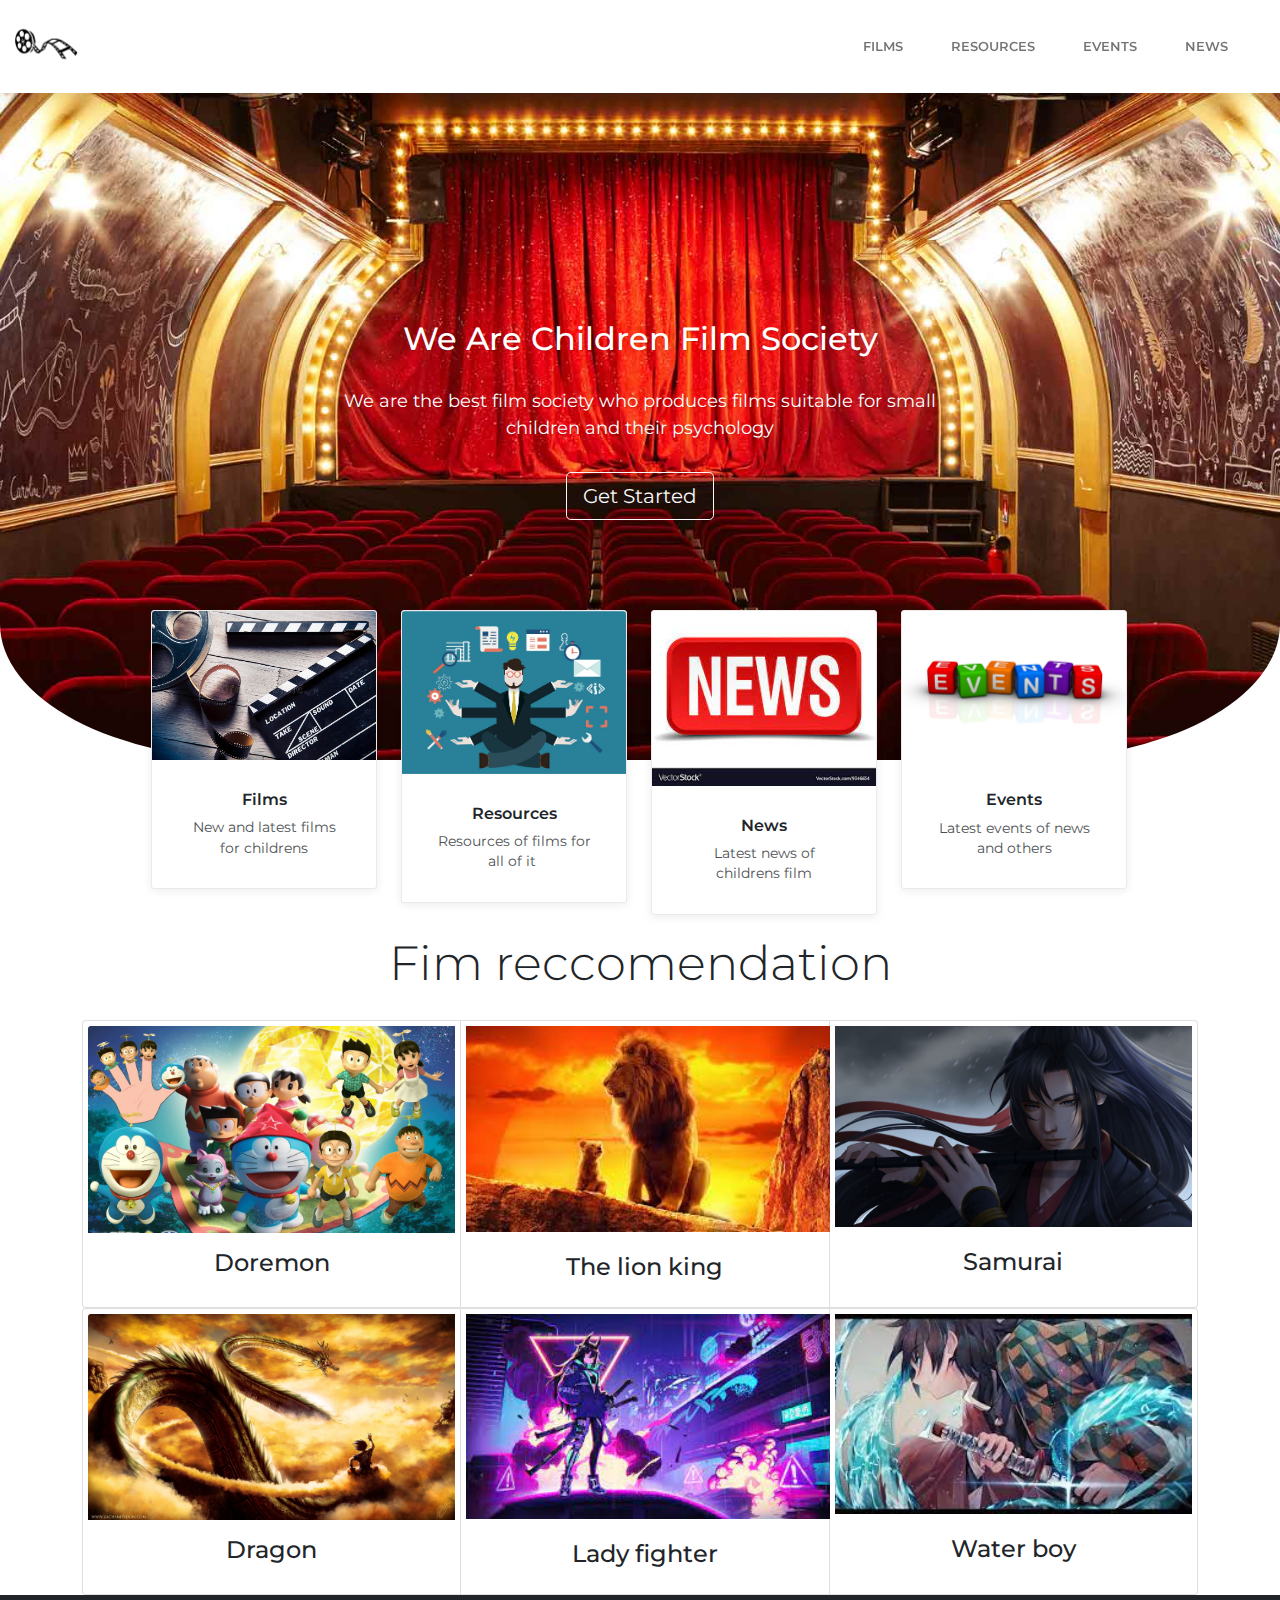
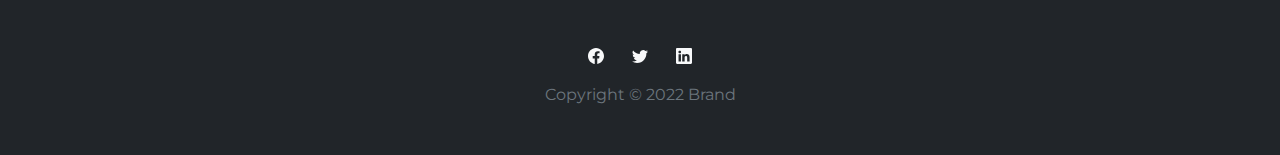
<file: index.html>
<!DOCTYPE html>
<html>

<head>
    <meta charset="utf-8">
    <meta name="viewport" content="width=device-width, initial-scale=1.0, shrink-to-fit=no">
    <title>Childrens Film</title>
    <link rel="stylesheet" href="assets/bootstrap/css/bootstrap.min.css">
    <link rel="stylesheet" href="assets/css/other-style.css">
</head>

<body>
    <nav class="navbar navbar-light navbar-expand-md fixed-top bg-white clean-navbar">
        <div class="container-fluid"><img src="assets/img/site-logo.png" height="55px"><button data-bs-toggle="collapse" class="navbar-toggler" data-bs-target="#navcol-1"><span class="visually-hidden">Toggle navigation</span><span class="navbar-toggler-icon"></span></button>
            <div class="collapse navbar-collapse text-center" id="navcol-1">
                <ul class="navbar-nav ms-auto">
                    <li class="nav-item"><a class="nav-link" href="films.html">Films</a></li>
                    <li class="nav-item"><a class="nav-link" href="resources.html">Resources</a></li>
                    <li class="nav-item"><a class="nav-link" href="events.html">Events</a></li>
                    <li class="nav-item"><a class="nav-link" href="news.html">News</a></li>
                </ul>
            </div>
        </div>
    </nav>
    <main class="page landing-page">
        <section class="clean-block clean-hero" style="color: transparent;background: url(&quot;assets/img/thre.jpg&quot;) no-repeat;background-size: cover;">
            <div class="text">
                <h2>We Are Children Film Society</h2>
                <p>We are the best film society who produces films suitable for small children and their psychology</p><button class="btn btn-outline-light btn-lg" type="button">Get Started</button>
            </div>
        </section>
        <section class="clean-block about-us" style="height: 1112.91px;">
            <div class="container">
                <div class="row row_index justify-content-center" style="transform: translate(-1px);margin: -150px 0 0 0;">
                    <div class="col-sm-6 col-lg-4" style="width: 250px;">
                        <div class="card text-center clean-card"><img class="card-img-top w-100 d-block" src="assets/img/films.jpg">
                            <div class="card-body info">
                                <h4 class="card-title">Films</h4>
                                <p class="card-text">New and latest films for childrens</p>
                            </div>
                        </div>
                    </div>
                    <div class="col-sm-6 col-lg-4" style="width: 250px;">
                        <div class="card text-center clean-card"><img class="card-img-top w-100 d-block" src="assets/img/resources.jpg">
                            <div class="card-body info">
                                <h4 class="card-title">Resources</h4>
                                <p class="card-text">Resources of films for all of it&nbsp;</p>
                            </div>
                        </div>
                    </div>
                    <div class="col-sm-6 col-lg-4" style="width: 250px;">
                        <div class="card text-center clean-card"><img class="card-img-top w-100 d-block" src="assets/img/news.jpg">
                            <div class="card-body info">
                                <h4 class="card-title">News</h4>
                                <p class="card-text">Latest news of childrens film</p>
                            </div>
                        </div>
                    </div>
                    <div class="col-sm-6 col-lg-4" style="width: 250px;">
                        <div class="card text-center clean-card"><img class="card-img-top w-100 d-block" src="assets/img/events.jpg">
                            <div class="card-body info">
                                <h4 class="card-title">Events</h4>
                                <p class="card-text">Latest events of news and others</p>
                            </div>
                        </div>
                    </div>
                </div>
                <h1 class="display-5 text-center" style="padding: 20px;">Fim reccomendation</h1>
                <div class="card-group" style="margin: 0;">
                    <div class="card" style="padding: 5px;"><img class="card-img-top w-100 d-block" src="assets/img/doremon.jpg">
                        <div class="card-body">
                            <h4 class="card-title" style="text-align: center;">Doremon</h4>
                        </div>
                    </div>
                    <div class="card"><img class="card-img-top w-100 d-block" src="assets/img/lion.jpg" style="margin: 5px;">
                        <div class="card-body" style="text-align: center;">
                            <h4 class="card-title">The lion king</h4>
                        </div>
                    </div>
                    <div class="card"><img class="card-img-top w-100 d-block" src="assets/img/samuraju.jpg" style="padding: 5px;">
                        <div class="card-body">
                            <h4 class="card-title" style="text-align: center;">Samurai</h4>
                        </div>
                    </div>
                </div>
                <div class="card-group" style="padding: 0;">
                    <div class="card" style="padding: 5px;"><img class="card-img-top w-100 d-block" src="assets/img/dragon.jpg">
                        <div class="card-body">
                            <h4 class="card-title" style="text-align: center;">Dragon</h4>
                        </div>
                    </div>
                    <div class="card"><img class="card-img-top w-100 d-block" src="assets/img/image.jpg" style="margin: 5px;">
                        <div class="card-body">
                            <h4 class="card-title" style="text-align: center;">Lady fighter</h4>
                        </div>
                    </div>
                    <div class="card"><img class="card-img-top w-100 d-block" src="assets/img/something.jpg" style="padding: 5px;">
                        <div class="card-body">
                            <h4 class="card-title" style="text-align: center;">Water boy</h4>
                        </div>
                    </div>
                </div>
            </div>
            <footer class="text-center bg-dark">
                <div class="container text-white py-4 py-lg-5">
                    <ul class="list-inline">
                        <li class="list-inline-item me-4"><svg xmlns="http://www.w3.org/2000/svg" width="1em" height="1em" fill="currentColor" viewBox="0 0 16 16" class="bi bi-facebook text-light">
                                <path d="M16 8.049c0-4.446-3.582-8.05-8-8.05C3.58 0-.002 3.603-.002 8.05c0 4.017 2.926 7.347 6.75 7.951v-5.625h-2.03V8.05H6.75V6.275c0-2.017 1.195-3.131 3.022-3.131.876 0 1.791.157 1.791.157v1.98h-1.009c-.993 0-1.303.621-1.303 1.258v1.51h2.218l-.354 2.326H9.25V16c3.824-.604 6.75-3.934 6.75-7.951z"></path>
                            </svg></li>
                        <li class="list-inline-item me-4"><svg xmlns="http://www.w3.org/2000/svg" width="1em" height="1em" fill="currentColor" viewBox="0 0 16 16" class="bi bi-twitter text-light">
                                <path d="M5.026 15c6.038 0 9.341-5.003 9.341-9.334 0-.14 0-.282-.006-.422A6.685 6.685 0 0 0 16 3.542a6.658 6.658 0 0 1-1.889.518 3.301 3.301 0 0 0 1.447-1.817 6.533 6.533 0 0 1-2.087.793A3.286 3.286 0 0 0 7.875 6.03a9.325 9.325 0 0 1-6.767-3.429 3.289 3.289 0 0 0 1.018 4.382A3.323 3.323 0 0 1 .64 6.575v.045a3.288 3.288 0 0 0 2.632 3.218 3.203 3.203 0 0 1-.865.115 3.23 3.23 0 0 1-.614-.057 3.283 3.283 0 0 0 3.067 2.277A6.588 6.588 0 0 1 .78 13.58a6.32 6.32 0 0 1-.78-.045A9.344 9.344 0 0 0 5.026 15z"></path>
                            </svg></li>
                        <li class="list-inline-item"><svg xmlns="http://www.w3.org/2000/svg" width="1em" height="1em" fill="currentColor" viewBox="0 0 16 16" class="bi bi-linkedin text-light">
                                <path d="M0 1.146C0 .513.526 0 1.175 0h13.65C15.474 0 16 .513 16 1.146v13.708c0 .633-.526 1.146-1.175 1.146H1.175C.526 16 0 15.487 0 14.854V1.146zm4.943 12.248V6.169H2.542v7.225h2.401zm-1.2-8.212c.837 0 1.358-.554 1.358-1.248-.015-.709-.52-1.248-1.342-1.248-.822 0-1.359.54-1.359 1.248 0 .694.521 1.248 1.327 1.248h.016zm4.908 8.212V9.359c0-.216.016-.432.08-.586.173-.431.568-.878 1.232-.878.869 0 1.216.662 1.216 1.634v3.865h2.401V9.25c0-2.22-1.184-3.252-2.764-3.252-1.274 0-1.845.7-2.165 1.193v.025h-.016a5.54 5.54 0 0 1 .016-.025V6.169h-2.4c.03.678 0 7.225 0 7.225h2.4z"></path>
                            </svg></li>
                    </ul>
                    <p class="text-muted mb-0">Copyright © 2022 Brand</p>
                </div>
            </footer>
        </section>
    </main>
    <script src="assets/bootstrap/js/bootstrap.min.js"></script>

</body>

</html>
</file>
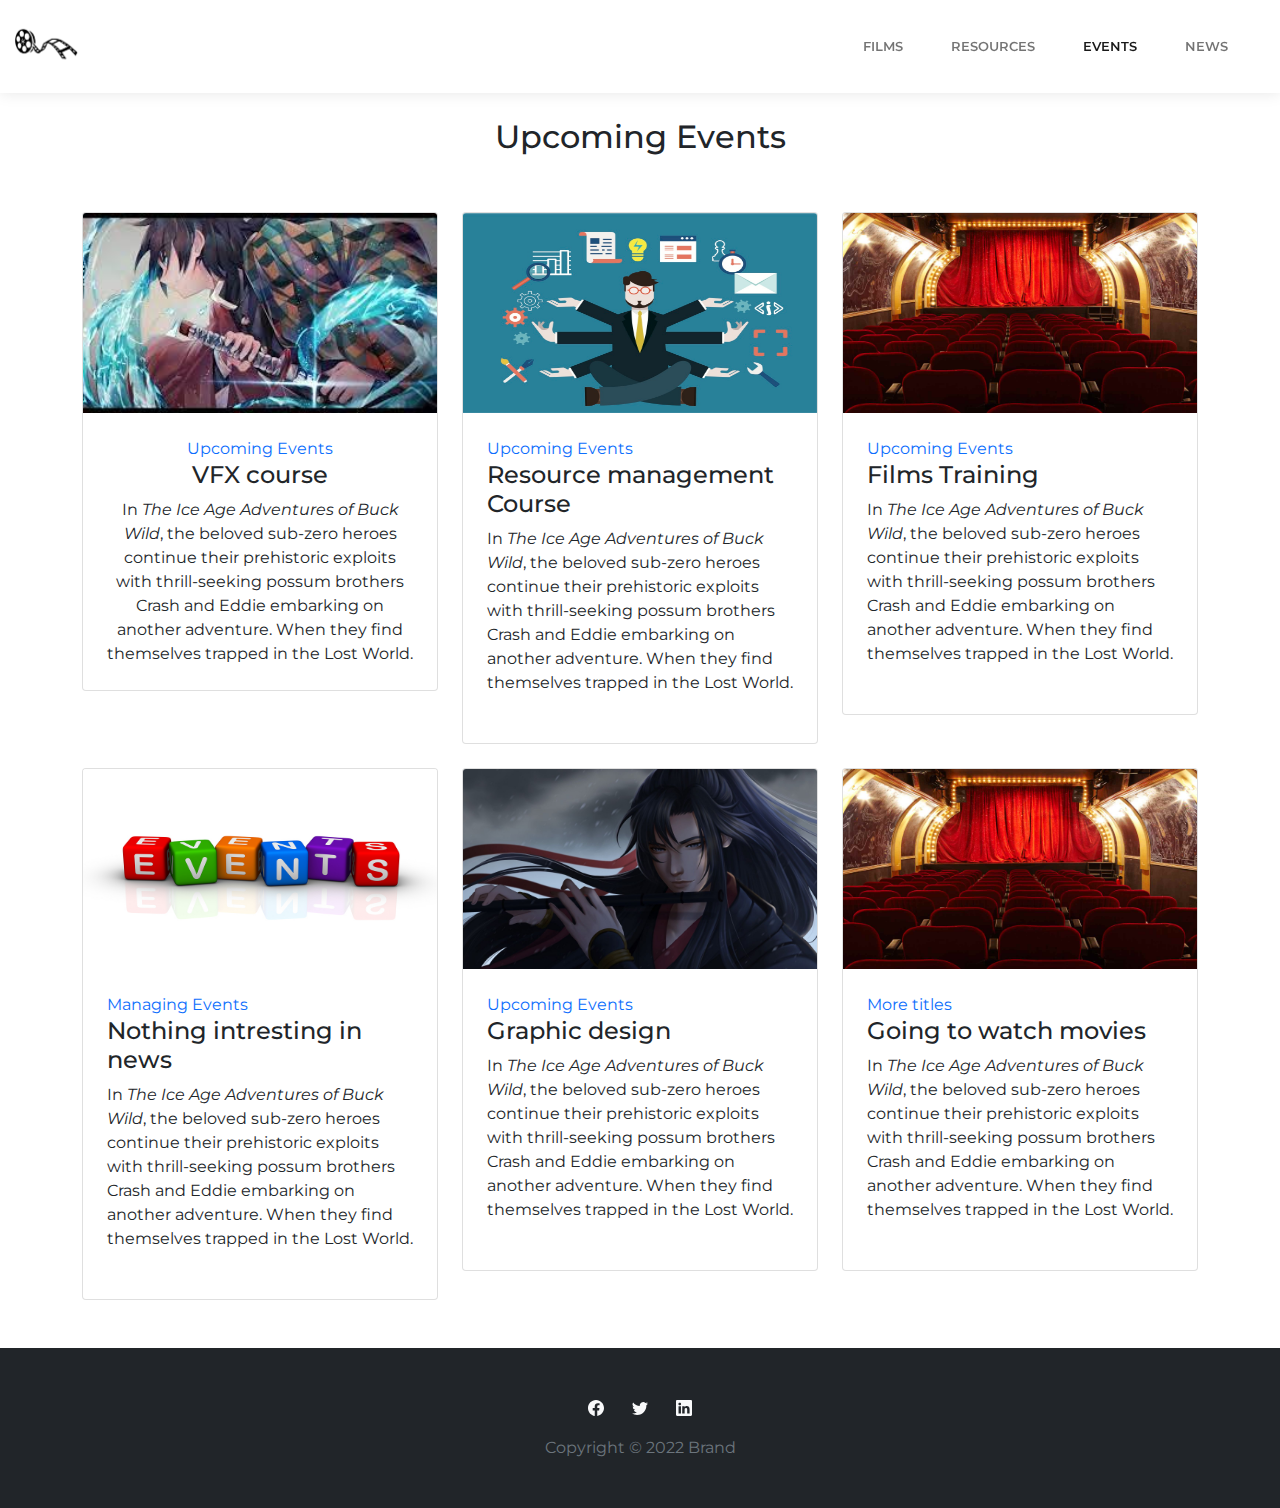
<file: events.html>
<!DOCTYPE html>
<html>

<head>
    <meta charset="utf-8">
    <meta name="viewport" content="width=device-width, initial-scale=1.0, shrink-to-fit=no">
    <title>Events</title>
    <link rel="stylesheet" href="assets/bootstrap/css/bootstrap.min.css">
    <link rel="stylesheet" href="assets/css/other-style.css">
</head>

<body>
    <nav class="navbar navbar-light navbar-expand-md fixed-top bg-white clean-navbar">
        <div class="container-fluid"><img src="assets/img/site-logo.png" height="55px"><button data-bs-toggle="collapse" class="navbar-toggler" data-bs-target="#navcol-1"><span class="visually-hidden">Toggle navigation</span><span class="navbar-toggler-icon"></span></button>
            <div class="collapse navbar-collapse text-center" id="navcol-1">
                <ul class="navbar-nav ms-auto">
                    <li class="nav-item"><a class="nav-link" href="films.html">Films</a></li>
                    <li class="nav-item"><a class="nav-link" href="resources.html">Resources</a></li>
                    <li class="nav-item"><a class="nav-link active" href="events.html">Events</a></li>
                    <li class="nav-item"><a class="nav-link" href="news.html">News</a></li>
                </ul>
            </div>
        </div>
    </nav>
<body>
    <div class="container py-4 py-xl-5" style="margin-top: 70px;">
        <div class="row mb-5">
            <div class="col-md-8 col-xl-6 text-center mx-auto">
                <h2>Upcoming Events</h2>
            </div>
        </div>
        <div class="row gy-4 row-cols-1 row-cols-md-2 row-cols-xl-3">
            <div class="col">
                <div class="card"><img class="card-img-top w-100 d-block fit-cover" style="height: 200px;" src="assets/img/something.jpg">
                    <div class="card-body text-center p-4">
                        <p class="text-primary card-text mb-0">Upcoming Events</p>
                        <h4 class="card-title">VFX course</h4>
                        <p class="card-text">In&nbsp;<em>The Ice Age Adventures of Buck Wild</em>, the beloved sub-zero heroes continue their prehistoric exploits with thrill-seeking possum brothers Crash and Eddie embarking on another adventure. When they find themselves trapped in the Lost World.<br></p>
                    </div>
                </div>
            </div>
            <div class="col">
                <div class="card"><img class="card-img-top w-100 d-block fit-cover" style="height: 200px;" src="assets/img/resources.jpg">
                    <div class="card-body p-4">
                        <p class="text-primary card-text mb-0">Upcoming Events</p>
                        <h4 class="card-title">Resource management Course</h4>
                        <p class="card-text">In&nbsp;<em>The Ice Age Adventures of Buck Wild</em>, the beloved sub-zero heroes continue their prehistoric exploits with thrill-seeking possum brothers Crash and Eddie embarking on another adventure. When they find themselves trapped in the Lost World.<br><br></p>
                    </div>
                </div>
            </div>
            <div class="col">
                <div class="card"><img class="card-img-top w-100 d-block fit-cover" style="height: 200px;" src="assets/img/thre.jpg">
                    <div class="card-body p-4">
                        <p class="text-primary card-text mb-0">Upcoming Events</p>
                        <h4 class="card-title">Films Training</h4>
                        <p class="card-text">In&nbsp;<em>The Ice Age Adventures of Buck Wild</em>, the beloved sub-zero heroes continue their prehistoric exploits with thrill-seeking possum brothers Crash and Eddie embarking on another adventure. When they find themselves trapped in the Lost World.<br><br></p>
                    </div>
                </div>
            </div>
            <div class="col">
                <div class="card"><img class="card-img-top w-100 d-block fit-cover" style="height: 200px;" src="assets/img/events.jpg">
                    <div class="card-body p-4">
                        <p class="text-primary card-text mb-0">Managing Events</p>
                        <h4 class="card-title">Nothing intresting in news</h4>
                        <p class="card-text">In&nbsp;<em>The Ice Age Adventures of Buck Wild</em>, the beloved sub-zero heroes continue their prehistoric exploits with thrill-seeking possum brothers Crash and Eddie embarking on another adventure. When they find themselves trapped in the Lost World.<br><br></p>
                    </div>
                </div>
            </div>
            <div class="col">
                <div class="card"><img class="card-img-top w-100 d-block fit-cover" style="height: 200px;" src="assets/img/samuraju.jpg">
                    <div class="card-body p-4">
                        <p class="text-primary card-text mb-0">Upcoming Events</p>
                        <h4 class="card-title">Graphic design</h4>
                        <p class="card-text">In&nbsp;<em>The Ice Age Adventures of Buck Wild</em>, the beloved sub-zero heroes continue their prehistoric exploits with thrill-seeking possum brothers Crash and Eddie embarking on another adventure. When they find themselves trapped in the Lost World.<br><br></p>
                    </div>
                </div>
            </div>
            <div class="col">
                <div class="card"><img class="card-img-top w-100 d-block fit-cover" style="height: 200px;" src="assets/img/thre.jpg">
                    <div class="card-body p-4">
                        <p class="text-primary card-text mb-0">More titles</p>
                        <h4 class="card-title">Going to watch movies</h4>
                        <p class="card-text">In&nbsp;<em>The Ice Age Adventures of Buck Wild</em>, the beloved sub-zero heroes continue their prehistoric exploits with thrill-seeking possum brothers Crash and Eddie embarking on another adventure. When they find themselves trapped in the Lost World.<br><br></p>
                    </div>
                </div>
            </div>
        </div>
    </div>
    <footer class="text-center bg-dark">
        <div class="container text-white py-4 py-lg-5">
            <ul class="list-inline">
                <li class="list-inline-item me-4"><svg xmlns="http://www.w3.org/2000/svg" width="1em" height="1em" fill="currentColor" viewBox="0 0 16 16" class="bi bi-facebook text-light">
                        <path d="M16 8.049c0-4.446-3.582-8.05-8-8.05C3.58 0-.002 3.603-.002 8.05c0 4.017 2.926 7.347 6.75 7.951v-5.625h-2.03V8.05H6.75V6.275c0-2.017 1.195-3.131 3.022-3.131.876 0 1.791.157 1.791.157v1.98h-1.009c-.993 0-1.303.621-1.303 1.258v1.51h2.218l-.354 2.326H9.25V16c3.824-.604 6.75-3.934 6.75-7.951z"></path>
                    </svg></li>
                <li class="list-inline-item me-4"><svg xmlns="http://www.w3.org/2000/svg" width="1em" height="1em" fill="currentColor" viewBox="0 0 16 16" class="bi bi-twitter text-light">
                        <path d="M5.026 15c6.038 0 9.341-5.003 9.341-9.334 0-.14 0-.282-.006-.422A6.685 6.685 0 0 0 16 3.542a6.658 6.658 0 0 1-1.889.518 3.301 3.301 0 0 0 1.447-1.817 6.533 6.533 0 0 1-2.087.793A3.286 3.286 0 0 0 7.875 6.03a9.325 9.325 0 0 1-6.767-3.429 3.289 3.289 0 0 0 1.018 4.382A3.323 3.323 0 0 1 .64 6.575v.045a3.288 3.288 0 0 0 2.632 3.218 3.203 3.203 0 0 1-.865.115 3.23 3.23 0 0 1-.614-.057 3.283 3.283 0 0 0 3.067 2.277A6.588 6.588 0 0 1 .78 13.58a6.32 6.32 0 0 1-.78-.045A9.344 9.344 0 0 0 5.026 15z"></path>
                    </svg></li>
                <li class="list-inline-item"><svg xmlns="http://www.w3.org/2000/svg" width="1em" height="1em" fill="currentColor" viewBox="0 0 16 16" class="bi bi-linkedin text-light">
                        <path d="M0 1.146C0 .513.526 0 1.175 0h13.65C15.474 0 16 .513 16 1.146v13.708c0 .633-.526 1.146-1.175 1.146H1.175C.526 16 0 15.487 0 14.854V1.146zm4.943 12.248V6.169H2.542v7.225h2.401zm-1.2-8.212c.837 0 1.358-.554 1.358-1.248-.015-.709-.52-1.248-1.342-1.248-.822 0-1.359.54-1.359 1.248 0 .694.521 1.248 1.327 1.248h.016zm4.908 8.212V9.359c0-.216.016-.432.08-.586.173-.431.568-.878 1.232-.878.869 0 1.216.662 1.216 1.634v3.865h2.401V9.25c0-2.22-1.184-3.252-2.764-3.252-1.274 0-1.845.7-2.165 1.193v.025h-.016a5.54 5.54 0 0 1 .016-.025V6.169h-2.4c.03.678 0 7.225 0 7.225h2.4z"></path>
                    </svg></li>
            </ul>
            <p class="text-muted mb-0">Copyright © 2022 Brand</p>
        </div>
    </footer>
    <script src="assets/bootstrap/js/bootstrap.min.js"></script>
</body>

</html>
</file>
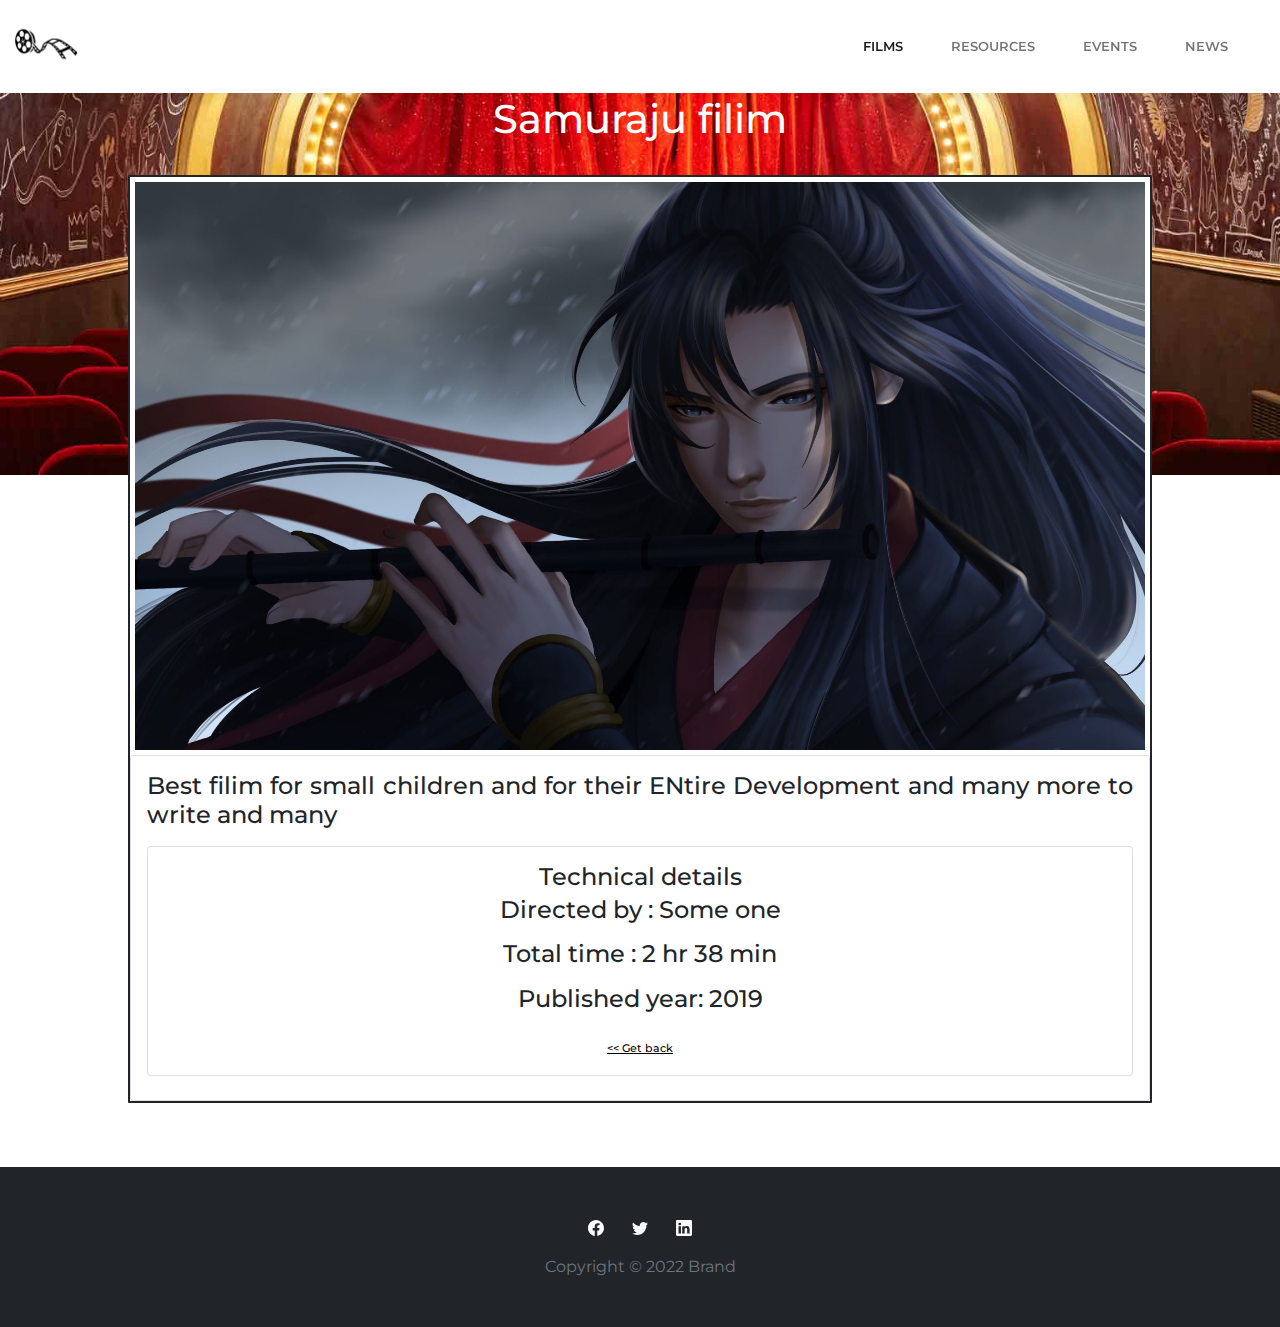
<file: film_detail.html>
<!DOCTYPE html>
<html>

<head>
    <meta charset="utf-8">
    <meta name="viewport" content="width=device-width, initial-scale=1.0, shrink-to-fit=no">
    <title>Film</title>
    <link rel="stylesheet" href="assets/bootstrap/css/bootstrap.min.css">
    <link rel="stylesheet" href="assets/css/other-style.css">
</head>

<body>
    <nav class="navbar navbar-light navbar-expand-md fixed-top bg-white clean-navbar">
        <div class="container-fluid"><img src="assets/img/site-logo.png" height="55px"><button data-bs-toggle="collapse" class="navbar-toggler" data-bs-target="#navcol-1"><span class="visually-hidden">Toggle navigation</span><span class="navbar-toggler-icon"></span></button>
            <div class="collapse navbar-collapse text-center" id="navcol-1">
                <ul class="navbar-nav ms-auto">
                    <li class="nav-item"><a class="nav-link active" href="films.html">Films</a></li>
                    <li class="nav-item"><a class="nav-link" href="resources.html">Resources</a></li>
                    <li class="nav-item"><a class="nav-link" href="events.html">Events</a></li>
                    <li class="nav-item"><a class="nav-link" href="news.html">News</a></li>
                </ul>
            </div>
        </div>
    </nav>
<body>

    <div style="margin-top: 75px; width: 100%;height: 400px;background: url(&quot;assets/img/thre.jpg&quot;) center / cover no-repeat;">
        <h1 style="text-align: center;color: rgb(255,255,255);padding: 20px;">Samuraju filim</h1>
    </div>
    <div style="width: 80%;margin: -300px 10% 15px 10%;background: #ffffff;border-width: 2px;border-style: solid;border-radius: 1px;"><img src="assets/img/samuraju.jpg" style="width: 100%;height: 50%;padding: 5px;">
        <div class="card">
            <div class="card-body">
                <h4 class="card-title" style="text-align: center;"Samurai</h4>
                <p class="card-text" style="text-align: justify;">Best filim for small children and for their ENtire Development and many more to write and many </p>
                <div class="card">
                    <div class="card-body">
                        <h4 class="card-title">Technical details</h4>
                        <h6 class="text-muted card-subtitle mb-2"></h6>
                        <p class="card-text">Directed by : Some one</p>
                        <p class="card-text">Total time : 2 hr 38 min</p>
                        <p class="card-text">Published year: 2019</p><a class="card-link" href="films.html" style="color: rgb(0,0,0);font-size: 11px;">&lt;&lt; Get back</a>
                    </div>
                </div>
            </div>
        </div>
    </div>

    <footer class="text-center bg-dark" style="margin-top: 5%;" >
        <div class="container text-white py-4 py-lg-5">
            <ul class="list-inline">
                <li class="list-inline-item me-4"><svg xmlns="http://www.w3.org/2000/svg" width="1em" height="1em" fill="currentColor" viewBox="0 0 16 16" class="bi bi-facebook text-light">
                        <path d="M16 8.049c0-4.446-3.582-8.05-8-8.05C3.58 0-.002 3.603-.002 8.05c0 4.017 2.926 7.347 6.75 7.951v-5.625h-2.03V8.05H6.75V6.275c0-2.017 1.195-3.131 3.022-3.131.876 0 1.791.157 1.791.157v1.98h-1.009c-.993 0-1.303.621-1.303 1.258v1.51h2.218l-.354 2.326H9.25V16c3.824-.604 6.75-3.934 6.75-7.951z"></path>
                    </svg></li>
                <li class="list-inline-item me-4"><svg xmlns="http://www.w3.org/2000/svg" width="1em" height="1em" fill="currentColor" viewBox="0 0 16 16" class="bi bi-twitter text-light">
                        <path d="M5.026 15c6.038 0 9.341-5.003 9.341-9.334 0-.14 0-.282-.006-.422A6.685 6.685 0 0 0 16 3.542a6.658 6.658 0 0 1-1.889.518 3.301 3.301 0 0 0 1.447-1.817 6.533 6.533 0 0 1-2.087.793A3.286 3.286 0 0 0 7.875 6.03a9.325 9.325 0 0 1-6.767-3.429 3.289 3.289 0 0 0 1.018 4.382A3.323 3.323 0 0 1 .64 6.575v.045a3.288 3.288 0 0 0 2.632 3.218 3.203 3.203 0 0 1-.865.115 3.23 3.23 0 0 1-.614-.057 3.283 3.283 0 0 0 3.067 2.277A6.588 6.588 0 0 1 .78 13.58a6.32 6.32 0 0 1-.78-.045A9.344 9.344 0 0 0 5.026 15z"></path>
                    </svg></li>
                <li class="list-inline-item"><svg xmlns="http://www.w3.org/2000/svg" width="1em" height="1em" fill="currentColor" viewBox="0 0 16 16" class="bi bi-linkedin text-light">
                        <path d="M0 1.146C0 .513.526 0 1.175 0h13.65C15.474 0 16 .513 16 1.146v13.708c0 .633-.526 1.146-1.175 1.146H1.175C.526 16 0 15.487 0 14.854V1.146zm4.943 12.248V6.169H2.542v7.225h2.401zm-1.2-8.212c.837 0 1.358-.554 1.358-1.248-.015-.709-.52-1.248-1.342-1.248-.822 0-1.359.54-1.359 1.248 0 .694.521 1.248 1.327 1.248h.016zm4.908 8.212V9.359c0-.216.016-.432.08-.586.173-.431.568-.878 1.232-.878.869 0 1.216.662 1.216 1.634v3.865h2.401V9.25c0-2.22-1.184-3.252-2.764-3.252-1.274 0-1.845.7-2.165 1.193v.025h-.016a5.54 5.54 0 0 1 .016-.025V6.169h-2.4c.03.678 0 7.225 0 7.225h2.4z"></path>
                    </svg></li>
            </ul>
            <p class="text-muted mb-0">Copyright © 2022 Brand</p>
        </div>
    </footer>
    <script src="assets/bootstrap/js/bootstrap.min.js"></script>
</body>

</html>
</file>
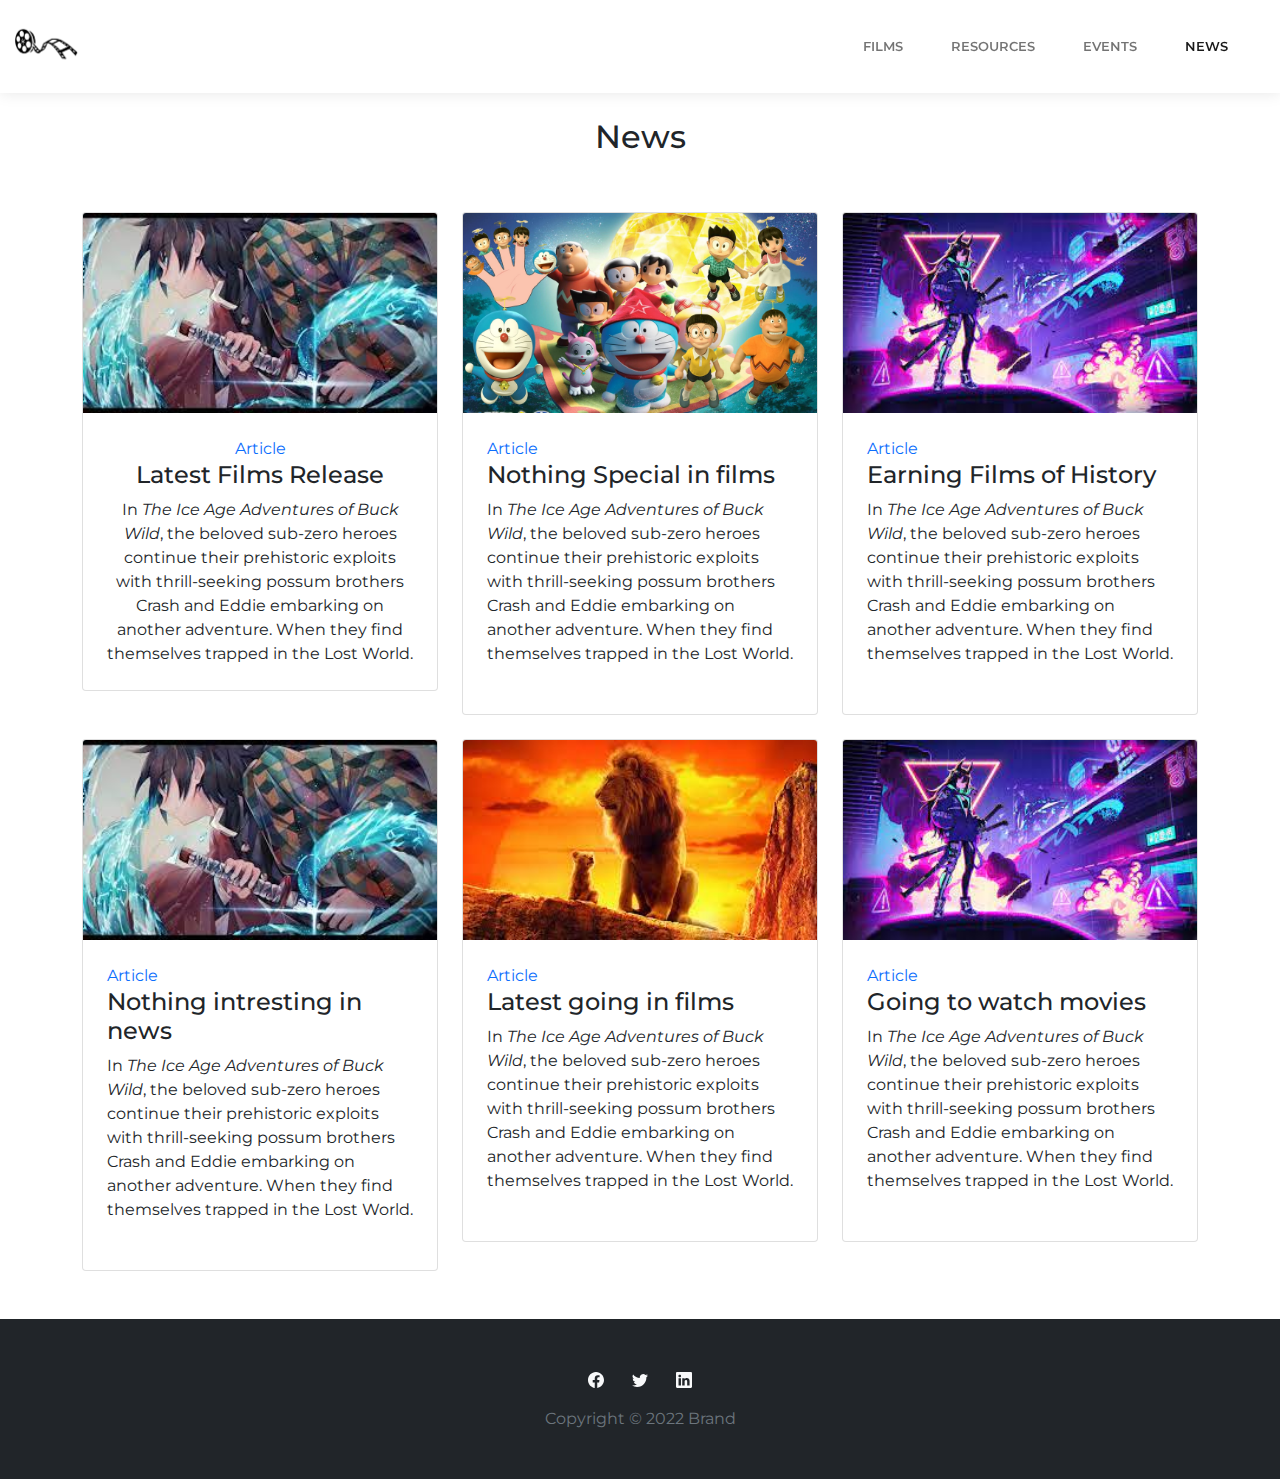
<file: news.html>
<!DOCTYPE html>
<html>

<head>
    <meta charset="utf-8">
    <meta name="viewport" content="width=device-width, initial-scale=1.0, shrink-to-fit=no">
    <title>News</title>
    <link rel="stylesheet" href="assets/bootstrap/css/bootstrap.min.css">
    <link rel="stylesheet" href="assets/css/other-style.css">
</head>

<body>
    <nav class="navbar navbar-light navbar-expand-md fixed-top bg-white clean-navbar">
        <div class="container-fluid"><img src="assets/img/site-logo.png" height="55px"><button data-bs-toggle="collapse" class="navbar-toggler" data-bs-target="#navcol-1"><span class="visually-hidden">Toggle navigation</span><span class="navbar-toggler-icon"></span></button>
            <div class="collapse navbar-collapse text-center" id="navcol-1">
                <ul class="navbar-nav ms-auto">
                    <li class="nav-item"><a class="nav-link" href="films.html">Films</a></li>
                    <li class="nav-item"><a class="nav-link" href="resources.html">Resources</a></li>
                    <li class="nav-item"><a class="nav-link" href="events.html">Events</a></li>
                    <li class="nav-item"><a class="nav-link active" href="news.html">News</a></li>
                </ul>
            </div>
        </div>
    </nav>
<body>
    <div class="container py-4 py-xl-5" style="margin-top: 70px;">
        <div class="row mb-5">
            <div class="col-md-8 col-xl-6 text-center mx-auto">
                <h2>News</h2>
            </div>
        </div>
        <div class="row gy-4 row-cols-1 row-cols-md-2 row-cols-xl-3">
            <div class="col">
                <div class="card"><img class="card-img-top w-100 d-block fit-cover" style="height: 200px;" src="assets/img/something.jpg">
                    <div class="card-body text-center p-4">
                        <p class="text-primary card-text mb-0">Article</p>
                        <h4 class="card-title">Latest Films Release</h4>
                        <p class="card-text">In&nbsp;<em>The Ice Age Adventures of Buck Wild</em>, the beloved sub-zero heroes continue their prehistoric exploits with thrill-seeking possum brothers Crash and Eddie embarking on another adventure. When they find themselves trapped in the Lost World.<br></p>
                    </div>
                </div>
            </div>
            <div class="col">
                <div class="card"><img class="card-img-top w-100 d-block fit-cover" style="height: 200px;" src="assets/img/doremon.jpg">
                    <div class="card-body p-4">
                        <p class="text-primary card-text mb-0">Article</p>
                        <h4 class="card-title">Nothing Special in films</h4>
                        <p class="card-text">In&nbsp;<em>The Ice Age Adventures of Buck Wild</em>, the beloved sub-zero heroes continue their prehistoric exploits with thrill-seeking possum brothers Crash and Eddie embarking on another adventure. When they find themselves trapped in the Lost World.<br><br></p>
                    </div>
                </div>
            </div>
            <div class="col">
                <div class="card"><img class="card-img-top w-100 d-block fit-cover" style="height: 200px;" src="assets/img/image.jpg">
                    <div class="card-body p-4">
                        <p class="text-primary card-text mb-0">Article</p>
                        <h4 class="card-title">Earning Films of History</h4>
                        <p class="card-text">In&nbsp;<em>The Ice Age Adventures of Buck Wild</em>, the beloved sub-zero heroes continue their prehistoric exploits with thrill-seeking possum brothers Crash and Eddie embarking on another adventure. When they find themselves trapped in the Lost World.<br><br></p>
                    </div>
                </div>
            </div>
            <div class="col">
                <div class="card"><img class="card-img-top w-100 d-block fit-cover" style="height: 200px;" src="assets/img/something.jpg">
                    <div class="card-body p-4">
                        <p class="text-primary card-text mb-0">Article</p>
                        <h4 class="card-title">Nothing intresting in news</h4>
                        <p class="card-text">In&nbsp;<em>The Ice Age Adventures of Buck Wild</em>, the beloved sub-zero heroes continue their prehistoric exploits with thrill-seeking possum brothers Crash and Eddie embarking on another adventure. When they find themselves trapped in the Lost World.<br><br></p>
                    </div>
                </div>
            </div>
            <div class="col">
                <div class="card"><img class="card-img-top w-100 d-block fit-cover" style="height: 200px;" src="assets/img/lion.jpg">
                    <div class="card-body p-4">
                        <p class="text-primary card-text mb-0">Article</p>
                        <h4 class="card-title">Latest going in films</h4>
                        <p class="card-text">In&nbsp;<em>The Ice Age Adventures of Buck Wild</em>, the beloved sub-zero heroes continue their prehistoric exploits with thrill-seeking possum brothers Crash and Eddie embarking on another adventure. When they find themselves trapped in the Lost World.<br><br></p>
                    </div>
                </div>
            </div>
            <div class="col">
                <div class="card"><img class="card-img-top w-100 d-block fit-cover" style="height: 200px;" src="assets/img/image.jpg">
                    <div class="card-body p-4">
                        <p class="text-primary card-text mb-0">Article</p>
                        <h4 class="card-title">Going to watch movies</h4>
                        <p class="card-text">In&nbsp;<em>The Ice Age Adventures of Buck Wild</em>, the beloved sub-zero heroes continue their prehistoric exploits with thrill-seeking possum brothers Crash and Eddie embarking on another adventure. When they find themselves trapped in the Lost World.<br><br></p>
                    </div>
                </div>
            </div>
        </div>
    </div>
    <footer class="text-center bg-dark">
        <div class="container text-white py-4 py-lg-5">
            <ul class="list-inline">
                <li class="list-inline-item me-4"><svg xmlns="http://www.w3.org/2000/svg" width="1em" height="1em" fill="currentColor" viewBox="0 0 16 16" class="bi bi-facebook text-light">
                        <path d="M16 8.049c0-4.446-3.582-8.05-8-8.05C3.58 0-.002 3.603-.002 8.05c0 4.017 2.926 7.347 6.75 7.951v-5.625h-2.03V8.05H6.75V6.275c0-2.017 1.195-3.131 3.022-3.131.876 0 1.791.157 1.791.157v1.98h-1.009c-.993 0-1.303.621-1.303 1.258v1.51h2.218l-.354 2.326H9.25V16c3.824-.604 6.75-3.934 6.75-7.951z"></path>
                    </svg></li>
                <li class="list-inline-item me-4"><svg xmlns="http://www.w3.org/2000/svg" width="1em" height="1em" fill="currentColor" viewBox="0 0 16 16" class="bi bi-twitter text-light">
                        <path d="M5.026 15c6.038 0 9.341-5.003 9.341-9.334 0-.14 0-.282-.006-.422A6.685 6.685 0 0 0 16 3.542a6.658 6.658 0 0 1-1.889.518 3.301 3.301 0 0 0 1.447-1.817 6.533 6.533 0 0 1-2.087.793A3.286 3.286 0 0 0 7.875 6.03a9.325 9.325 0 0 1-6.767-3.429 3.289 3.289 0 0 0 1.018 4.382A3.323 3.323 0 0 1 .64 6.575v.045a3.288 3.288 0 0 0 2.632 3.218 3.203 3.203 0 0 1-.865.115 3.23 3.23 0 0 1-.614-.057 3.283 3.283 0 0 0 3.067 2.277A6.588 6.588 0 0 1 .78 13.58a6.32 6.32 0 0 1-.78-.045A9.344 9.344 0 0 0 5.026 15z"></path>
                    </svg></li>
                <li class="list-inline-item"><svg xmlns="http://www.w3.org/2000/svg" width="1em" height="1em" fill="currentColor" viewBox="0 0 16 16" class="bi bi-linkedin text-light">
                        <path d="M0 1.146C0 .513.526 0 1.175 0h13.65C15.474 0 16 .513 16 1.146v13.708c0 .633-.526 1.146-1.175 1.146H1.175C.526 16 0 15.487 0 14.854V1.146zm4.943 12.248V6.169H2.542v7.225h2.401zm-1.2-8.212c.837 0 1.358-.554 1.358-1.248-.015-.709-.52-1.248-1.342-1.248-.822 0-1.359.54-1.359 1.248 0 .694.521 1.248 1.327 1.248h.016zm4.908 8.212V9.359c0-.216.016-.432.08-.586.173-.431.568-.878 1.232-.878.869 0 1.216.662 1.216 1.634v3.865h2.401V9.25c0-2.22-1.184-3.252-2.764-3.252-1.274 0-1.845.7-2.165 1.193v.025h-.016a5.54 5.54 0 0 1 .016-.025V6.169h-2.4c.03.678 0 7.225 0 7.225h2.4z"></path>
                    </svg></li>
            </ul>
            <p class="text-muted mb-0">Copyright © 2022 Brand</p>
        </div>
    </footer>
    <script src="assets/bootstrap/js/bootstrap.min.js"></script>
</body>

</html>
</file>
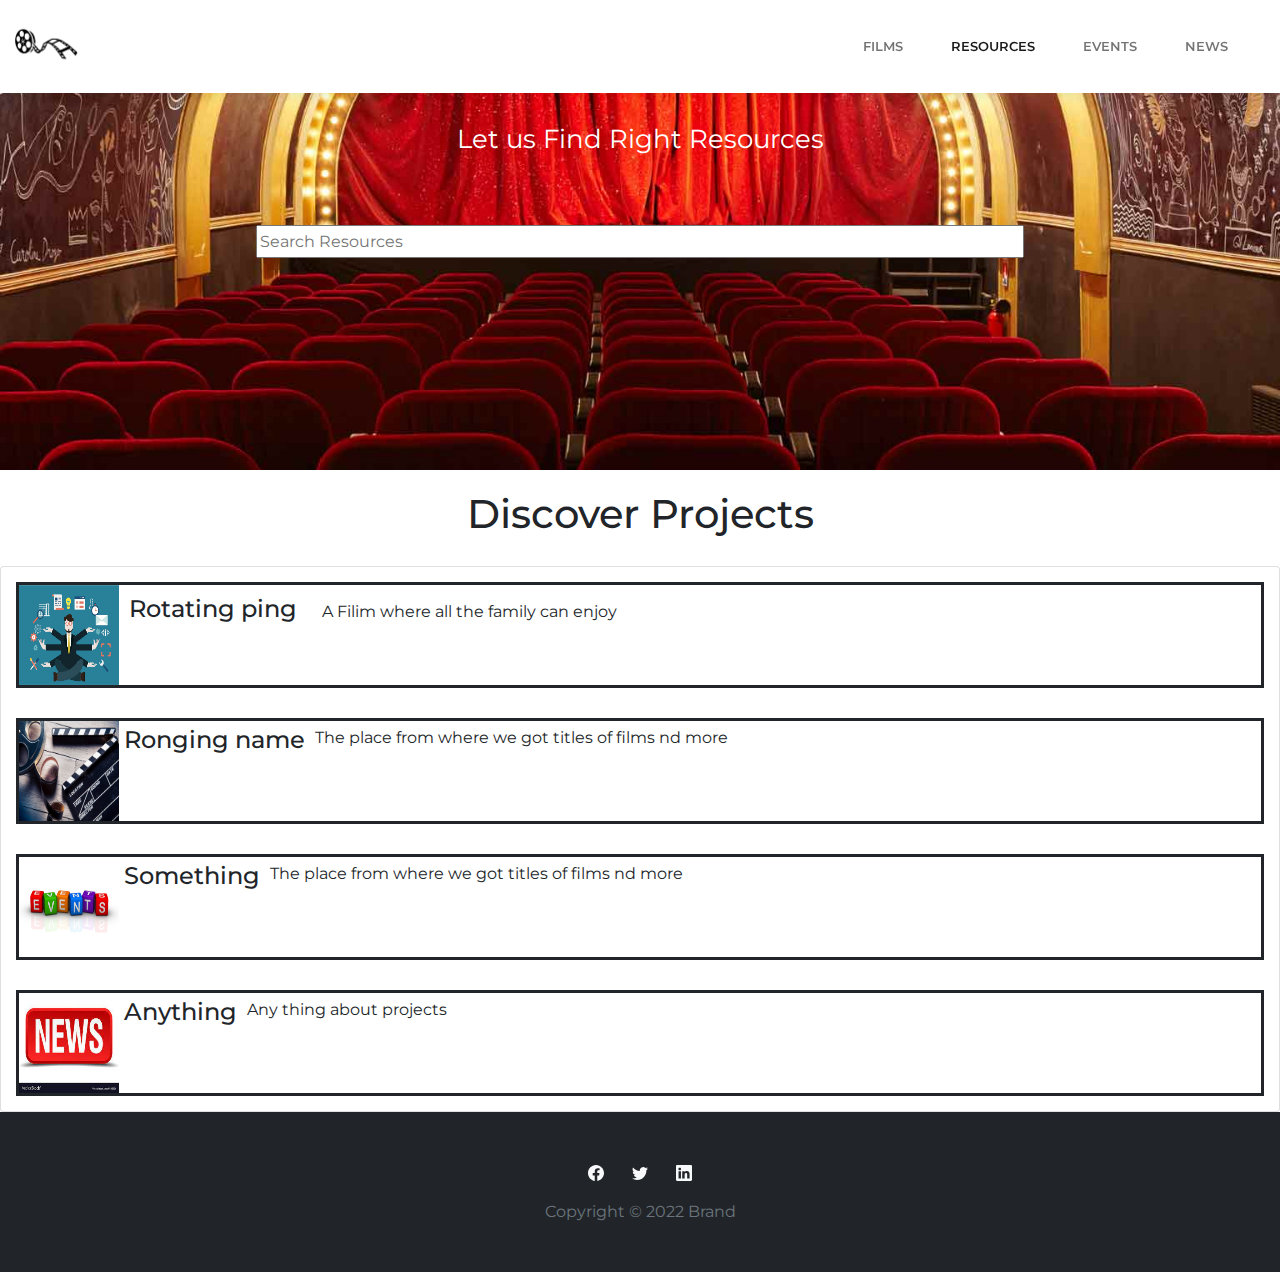
<file: resources.html>
<!DOCTYPE html>
<html>

<head>
    <meta charset="utf-8">
    <meta name="viewport" content="width=device-width, initial-scale=1.0, shrink-to-fit=no">
    <title>resources</title>
    <link rel="stylesheet" href="assets/bootstrap/css/bootstrap.min.css">
    <link rel="stylesheet" href="assets/css/other-style.css">
</head>

<body>
    <nav class="navbar navbar-light navbar-expand-md fixed-top bg-white clean-navbar">
        <div class="container-fluid"><img src="assets/img/site-logo.png" height="55px"><button data-bs-toggle="collapse" class="navbar-toggler" data-bs-target="#navcol-1"><span class="visually-hidden">Toggle navigation</span><span class="navbar-toggler-icon"></span></button>
            <div class="collapse navbar-collapse text-center" id="navcol-1">
                <ul class="navbar-nav ms-auto">
                    <li class="nav-item"><a class="nav-link" href="films.html">Films</a></li>
                    <li class="nav-item"><a class="nav-link active" href="resources.html">Resources</a></li>
                    <li class="nav-item"><a class="nav-link" href="events.html">Events</a></li>
                    <li class="nav-item"><a class="nav-link" href="news.html">News</a></li>
                </ul>
            </div>
        </div>
    </nav>
<body>
    <div style=" margin-top: 70px; width: 100%;height: 400px;background: url(&quot;assets/img/thre.jpg&quot;) center / cover no-repeat;">
        <p style="color: rgb(255,255,255);font-size: 26px;text-align: center;padding: 50px;width: 100%;">Let us Find Right Resources</p><input type="search" style="width: 60%;height: 33px;padding: 2px;margin: 0 0 0 20%;" placeholder="Search Resources" name="search_resources">
    </div>
    <h1 style="text-align: center;padding: 20px;">Discover Projects</h1>
    <div class="card" style="border-style: solid;">
        <div class="card-body text-end d-flex" style="padding: 0;margin: 15px;border-style: solid;"><img src="assets/img/resources.jpg" style="width: 100px;height: 100px;">
            <h4 class="card-title" style="margin: 5px;text-align: center;padding: 5px;">Rotating ping</h4>
            <p class="text-start card-text" style="margin: 5px;padding: 10px;">A Filim where all the family can enjoy</p>
        </div>
        <div class="card-body text-end d-flex" style="padding: 0;margin: 15px;border-style: solid;"><img src="assets/img/films.jpg" style="width: 100px;height: 100px;">
            <h4 class="card-title" style="margin: 5px;text-align: center;">Ronging name</h4>
            <p class="text-start card-text" style="margin: 5px;">The place from where we got titles of films nd more</p>
        </div>
        <div class="card-body text-end d-flex" style="padding: 0;margin: 15px;border-style: solid;"><img src="assets/img/events.jpg" style="width: 100px;height: 100px;">
            <h4 class="card-title" style="margin: 5px;text-align: center;">Something</h4>
            <p class="text-start card-text" style="margin: 5px;">The place from where we got titles of films nd more</p>
        </div>
        <div class="card-body text-end d-flex" style="padding: 0;margin: 15px;border-style: solid;"><img src="assets/img/news.jpg" style="width: 100px;height: 100px;">
            <h4 class="card-title" style="margin: 5px;text-align: center;">Anything</h4>
            <p class="text-start card-text" style="margin: 5px;">Any thing about projects</p>
        </div>
    </div>
    <footer class="text-center bg-dark">
        <div class="container text-white py-4 py-lg-5">
            <ul class="list-inline">
                <li class="list-inline-item me-4"><svg xmlns="http://www.w3.org/2000/svg" width="1em" height="1em" fill="currentColor" viewBox="0 0 16 16" class="bi bi-facebook text-light">
                        <path d="M16 8.049c0-4.446-3.582-8.05-8-8.05C3.58 0-.002 3.603-.002 8.05c0 4.017 2.926 7.347 6.75 7.951v-5.625h-2.03V8.05H6.75V6.275c0-2.017 1.195-3.131 3.022-3.131.876 0 1.791.157 1.791.157v1.98h-1.009c-.993 0-1.303.621-1.303 1.258v1.51h2.218l-.354 2.326H9.25V16c3.824-.604 6.75-3.934 6.75-7.951z"></path>
                    </svg></li>
                <li class="list-inline-item me-4"><svg xmlns="http://www.w3.org/2000/svg" width="1em" height="1em" fill="currentColor" viewBox="0 0 16 16" class="bi bi-twitter text-light">
                        <path d="M5.026 15c6.038 0 9.341-5.003 9.341-9.334 0-.14 0-.282-.006-.422A6.685 6.685 0 0 0 16 3.542a6.658 6.658 0 0 1-1.889.518 3.301 3.301 0 0 0 1.447-1.817 6.533 6.533 0 0 1-2.087.793A3.286 3.286 0 0 0 7.875 6.03a9.325 9.325 0 0 1-6.767-3.429 3.289 3.289 0 0 0 1.018 4.382A3.323 3.323 0 0 1 .64 6.575v.045a3.288 3.288 0 0 0 2.632 3.218 3.203 3.203 0 0 1-.865.115 3.23 3.23 0 0 1-.614-.057 3.283 3.283 0 0 0 3.067 2.277A6.588 6.588 0 0 1 .78 13.58a6.32 6.32 0 0 1-.78-.045A9.344 9.344 0 0 0 5.026 15z"></path>
                    </svg></li>
                <li class="list-inline-item"><svg xmlns="http://www.w3.org/2000/svg" width="1em" height="1em" fill="currentColor" viewBox="0 0 16 16" class="bi bi-linkedin text-light">
                        <path d="M0 1.146C0 .513.526 0 1.175 0h13.65C15.474 0 16 .513 16 1.146v13.708c0 .633-.526 1.146-1.175 1.146H1.175C.526 16 0 15.487 0 14.854V1.146zm4.943 12.248V6.169H2.542v7.225h2.401zm-1.2-8.212c.837 0 1.358-.554 1.358-1.248-.015-.709-.52-1.248-1.342-1.248-.822 0-1.359.54-1.359 1.248 0 .694.521 1.248 1.327 1.248h.016zm4.908 8.212V9.359c0-.216.016-.432.08-.586.173-.431.568-.878 1.232-.878.869 0 1.216.662 1.216 1.634v3.865h2.401V9.25c0-2.22-1.184-3.252-2.764-3.252-1.274 0-1.845.7-2.165 1.193v.025h-.016a5.54 5.54 0 0 1 .016-.025V6.169h-2.4c.03.678 0 7.225 0 7.225h2.4z"></path>
                    </svg></li>
            </ul>
            <p class="text-muted mb-0">Copyright © 2022 Brand</p>
        </div>
    </footer>
    <script src="assets/bootstrap/js/bootstrap.min.js"></script>
</body>

</html>
</file>
<file: assets/css/other-style.css>
.bs-icon {
  --bs-icon-size: .75rem;
  display: flex;
  flex-shrink: 0;
  justify-content: center;
  align-items: center;
  font-size: var(--bs-icon-size);
  width: calc(var(--bs-icon-size) * 2);
  height: calc(var(--bs-icon-size) * 2);
  color: var(--bs-primary);
}

.bs-icon-xs {
  --bs-icon-size: 1rem;
  width: calc(var(--bs-icon-size) * 1.5);
  height: calc(var(--bs-icon-size) * 1.5);
}

.bs-icon-sm {
  --bs-icon-size: 1rem;
}

.bs-icon-md {
  --bs-icon-size: 1.5rem;
}

.bs-icon-lg {
  --bs-icon-size: 2rem;
}

.bs-icon-xl {
  --bs-icon-size: 2.5rem;
}

.bs-icon.bs-icon-primary {
  color: var(--bs-white);
  background: var(--bs-primary);
}

.bs-icon.bs-icon-primary-light {
  color: var(--bs-primary);
  background: rgba(var(--bs-primary-rgb), .2);
}

.bs-icon.bs-icon-semi-white {
  color: var(--bs-primary);
  background: rgba(255, 255, 255, .5);
}

.bs-icon.bs-icon-rounded {
  border-radius: .5rem;
}

.bs-icon.bs-icon-circle {
  border-radius: 50%;
}


@media (max-width: 600px) {
  .row_index {
    display: none;
    margin: 0;
  }
}
.clean-block.clean-hero {
  border-radius: 0 0 20% 20%;
}

@media (max-width: 600px) {
  .clean-block.clean-hero {
    border-radius: 0;
  }
}
</file>
